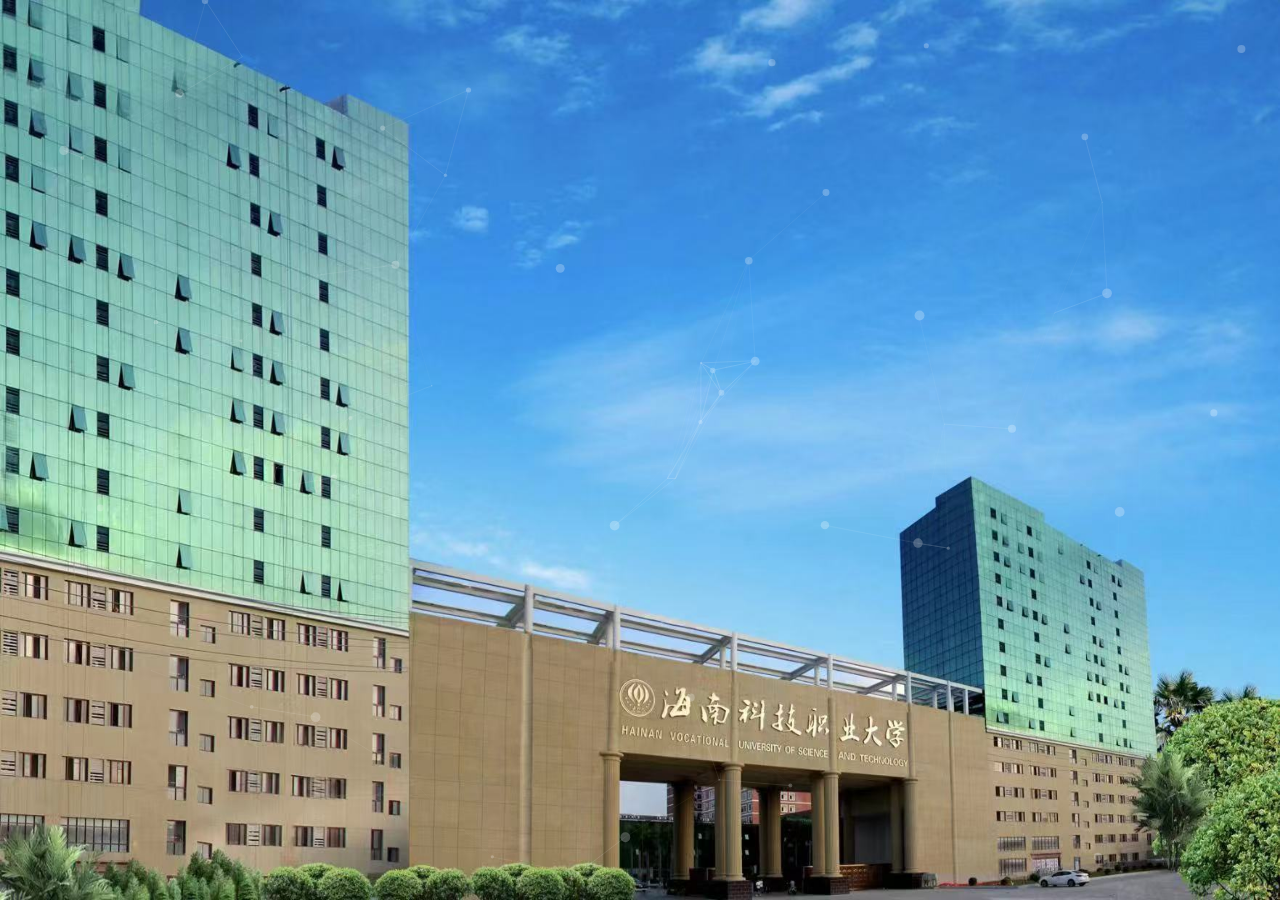
<file: index.html>
﻿
<!DOCTYPE html>
<html>
<head>
<meta http-equiv="Content-Type" content="text/html; charset=utf-8" />
<meta name="viewport" content="initial-scale=1.0, user-scalable=no, width=device-width">
<title>看板登录</title>
<link rel="stylesheet" type="text/css" href="signup/css/reset.css" />
<link rel="stylesheet" type="text/css" href="signup/css/scanboardLogin.css" />
<link rel="stylesheet" type="text/css" href="signup/css/animsition.css" />
<!-- <script type="text/javascript" src="http://api.map.baidu.com/api?v=2.0&ak=5ieMMexWmzB9jivTq6oCRX9j&callback"></script> -->

</head>
<body>
	
	<div class="wp animsition">
		
		<div class="boardLogin">
			<a href="#" class="logo">
				<h3>基于知识图谱可视化的职业本科师资现状及建设实践研究</h3>
			</a>
			<style>
				.prompt p {
					display: none;
				}
			</style>

			<form>
				<div class="inpGroup">
					<span class="loginIco1"></span>
					<input type="text" name="username" placeholder="请输入您的用户名" value="">
				</div>
				<div class="prompt">
					<p class="error">用户名错误或不存在</p >
					<p class="success">登录成功</p >
				</div>
				<div class="inpGroup">
					<span class="loginIco2"></span>
					<input type="password" name="password" placeholder="请输入您的密码" value="">
				</div>
				<a href="#" class="animsition-link submit">登录</a>
			</form>
			<script>
				window.onload = function() {
					// 自动填充用户名和密码
					document.forms[0].elements[0].value = "hnkj";
					document.forms[0].elements[1].value = "pass";
			
					// 为登录按钮添加点击事件
					document.querySelector('.submit').addEventListener('click', function(e) {
						e.preventDefault(); // 阻止表单默认提交行为
			
						var username = document.forms[0].elements[0].value;
						var password = document.forms[0].elements[1].value;
			
						// 检查用户名和密码是否匹配
						if (username === "hnkj" && password === "pass") {
							// 登录成功
							document.querySelector('.prompt .success').style.display = 'block';
							document.querySelector('.prompt .error').style.display = 'none';
							// 这里可以添加跳转到登录成功页面的代码
							window.location.href='./demo.html';
						} else {
							// 登录失败
							document.querySelector('.prompt .success').style.display = 'none';
							document.querySelector('.prompt .error').style.display = 'block';
							document.forms[0].reset();
							location.reload();
						}
					});
				};
			</script>
		</div>
		<!-- 试试地图 -->
		<div class="box">
			<div class="boxnav" id="map" style="height:433px;width:30%;margin-top: 100px;margin-left: 20px;">
	
			</div>
			</div>
		
	</div>

	<div id="particles-js"></div>

</body>

<script type="text/javascript" src="signup/js/jquery.min.js"></script>
<script type="text/javascript" src="signup/js/jquery.animsition.js"></script>
<script src="signup/js/particles.min.js"></script>
<script>
	$(function(){
		$(function(){  
		var map = new BMap.Map("map");    // 创建Map实例  
		// 设置地图中心点为海口市，并设置地图级别  
		map.centerAndZoom(new BMap.Point(110.351076, 20.017223), 12);    
	  
		var size1 = new BMap.Size(10, 50); // 这个变量在后续代码中未使用，可以移除或保留  
		// map.setCurrentCity("北京"); // 这行代码可以移除，因为我们已经将地图中心设置为了海口市  
		map.enableScrollWheelZoom(true);       
	  
		// 设备地图颜色（注意：百度地图API可能不支持直接通过style属性更改地图样式，这里仅为示例）  
		// 实际上，你可能需要使用setMapStyleV2或类似的API来加载自定义样式  
		var mapStyle={style:"midnight"};  
		map.setMapStyle(mapStyle); // 这行代码可能不起作用，具体取决于百度地图API的版本和支持情况  
	  
		var meilanCampus = new BMap.Point(110.414979, 20.049119); // 美兰校区坐标（示例）  
		var yunlongCampus = new BMap.Point(110.461334, 19.857876); // 云龙校区坐标（示例）
		map.centerAndZoom(yunlongCampus, 11);  // 以美兰校区为中心，并设置地图级别
		var myIcon = new BMap.Icon("../013大数据/images/head.jpg", new BMap.Size(45,45));  
		var marker1 = new BMap.Marker(meilanCampus,{icon:myIcon});   
		var marker2 = new BMap.Marker(yunlongCampus,{icon:myIcon});   
	  
		map.addOverlay(marker1);     
		map.addOverlay(marker2);     
	});})
	</script>
<script src="signup/js/app.js"></script>

<script type="text/javascript">
	$(".animsition").animsition({
	    inClass               :   'fade-in',
	    outClass              :   'fade-out',
	    inDuration            :    800,
	    outDuration           :    1000,
	    linkElement           :   '.animsition-link',

	    loading               :    false,
	    loadingParentElement  :   'body',
	    loadingClass          :   'animsition-loading',
	    unSupportCss          : [ 'animation-duration',
	                              '-webkit-animation-duration',
	                              '-o-animation-duration'
	                            ],
	

	    overlay               :   false,
	    
	    overlayClass          :   'animsition-overlay-slide',
	    overlayParentElement  :   'body'
  	});
</script>

</html>
</file>
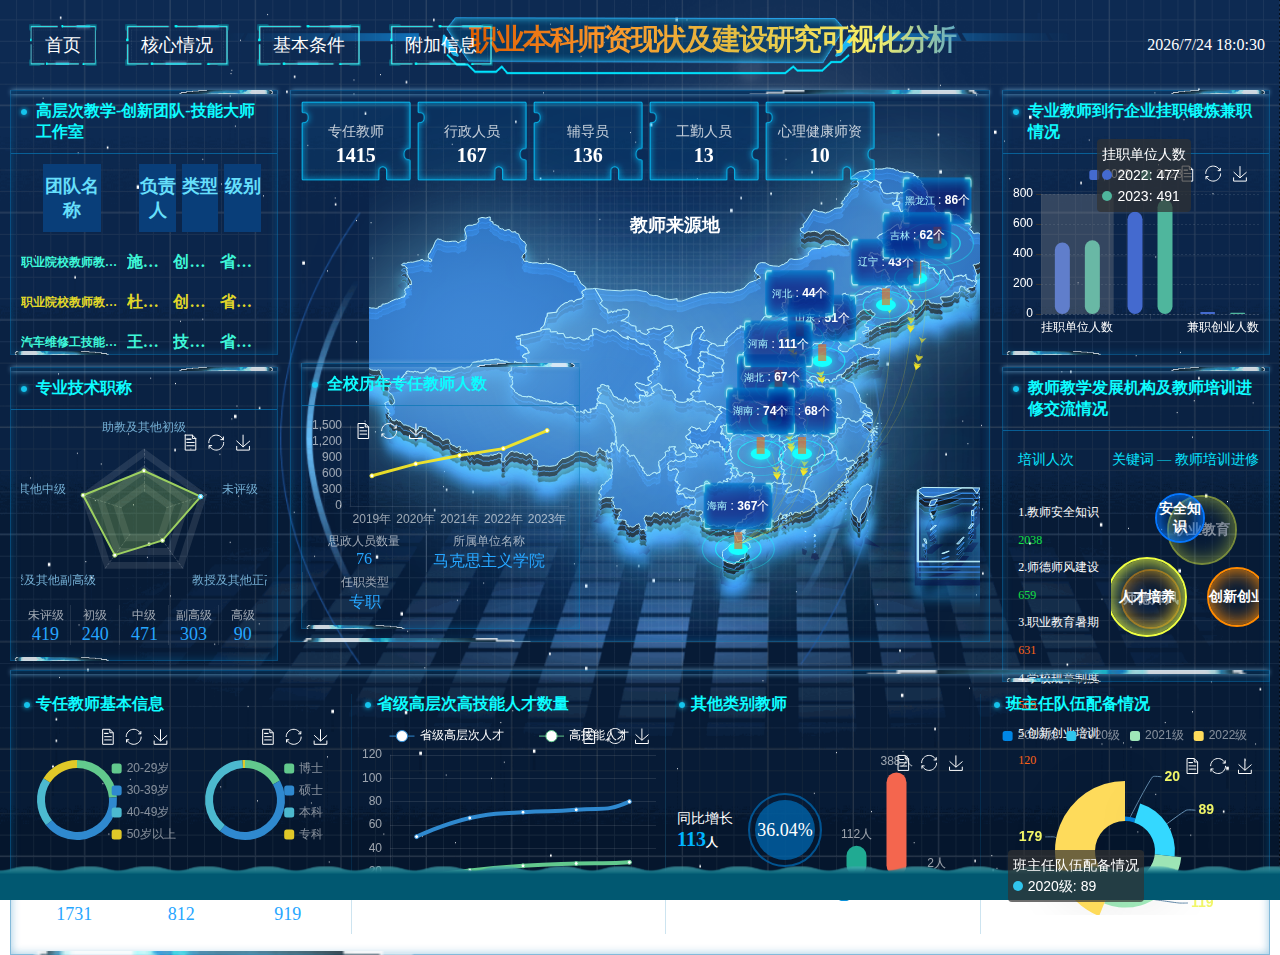
<file: 009平台/index.html>
﻿<!doctype html>
<html>
<head>
<meta charset="utf-8">
<title>职业本科师资现状及建设实践研究</title>
<script type="text/javascript" src="js/jquery.js"></script>
<script type="text/javascript" src="js/echarts.min.js"></script>
<script type="text/javascript" src="js/china.js"></script>
<script type="text/javascript" src="js/map.js"></script>
<script type="text/javascript" src="js/js.js"></script>
<script type="text/javascript" src="js/Bubble.js"></script>
<link rel="stylesheet" href="css/style.css">
<link rel="stylesheet" href="../images/双层波浪动画特效.css">
</head>
<script>
    setInterval(function () {
        NumDynamic('s1', 1, 1000, 1415)
    }, 4000)
    setInterval(function () {
        NumDynamic('s2', 10, 1, 167)
    }, 4000)
    setInterval(function () {
        NumDynamic('s3', 10, 1, 136)
    }, 4000)
    setInterval(function () {
        NumDynamic('s4', 88, 0, 13)
    }, 4000)
    setInterval(function () {
        NumDynamic('s5', 88, 0, 10)
    }, 4000)

    /**
    * 动态数字方法
    * ID    => 对应ID
    * speed => 递增时间间隔,毫秒
    * value => 接入的数字
    */
    function NumDynamic(ID, speed, num, value) {
        var span1 = document.getElementById(ID);
        if (value > 0) {
            var num = num;
            var t = setInterval(function () {
                num++;
                span1.innerText = num;
                if (num >= value) {
                    clearInterval(t);
                }
            }, speed);
        } else {
            span1.innerText = value;
        }
    }
    function NumDynamic2(ID, speed, num, value) {
        var span1 = document.getElementById(ID);
        if (value > 0) {
            var num = num;
            var t = setInterval(function () {
                num = num + 0.01;
                span1.innerText = num.toFixed(2);  /** 保留两位小数*/
                if (num >= value) {
                    clearInterval(t);
                }
            }, speed);
        } else {
            span1.innerText = value;
        }
    }	
</script>

<body>
	<div class="head clearfix">
	<h1 class="pulll_left">职业本科师资现状及建设研究可视化分析</h1>
		<div class="menu menu2 pulll_left">
		<ul>      
			<li><a href="../index.html">首页</a></li>
			<li><a href="../009平台/index.html">核心情况</a></li>
			<li><a href="../012大数据/index.html">基本条件</a></li>
			<li><a href="../013大数据/index.html">附加信息</a></li>
			<!-- <li><a href="https://gitee.com/iGaoWei/big-data-view">标题样式</a></li>
			<li><a href="https://gitee.com/iGaoWei/big-data-view">标题样式</a></li>
			<li><a href="https://gitee.com/iGaoWei/big-data-view">标题样式</a></li>
			 -->
		</ul>
		</div>
		
		<div class="time" id="showTime">2018/6/12 17:00:12</div>
		<script>
var t = null;
    t = setTimeout(time,1000);//開始运行
    function time()
    {
       clearTimeout(t);//清除定时器
       dt = new Date();
		var y=dt.getFullYear();
		var mt=dt.getMonth()+1;
		var day=dt.getDate();
       var h=dt.getHours();//获取时
       var m=dt.getMinutes();//获取分
       var s=dt.getSeconds();//获取秒
       document.getElementById("showTime").innerHTML = y+"/"+mt+"/"+day+" "+h+":"+m+":"+s+"";
       t = setTimeout(time,1000); //设定定时器，循环运行     
    } 

</script>
	</div>
	<div class="mainbox">
	
	<ul class="clearfix nav1">
		<li style="width: 22%">
		<div class="box">
			<div class="tit">高层次教学-创新团队-技能大师工作室</div>
			<div class="boxnav" style="height: 12.5rem;">
		<div class="statusList">
	<ul class="seTable">
		<li>团队名称</li>
		<li>负责人</li>
		<li>类型</li>
		<li>级别</li>
	</ul>
	<div id="orderItems" class="outlineBorder">
		<ul class="rolling rolStyle">
			<li>职业院校教师教学创新团队</li>
			<li>施金妹</li>
			<li>创新团队</li>
			<li>省部级</li>
		</ul>
		<ul class="rolling rolStyle">
			<li>职业院校教师教学创新团队</li>
			<li>杜金风</li>
			<li>创新团队</li>
			<li>省部级</li>
		</ul>
		<ul class="rolling rolStyle">
			<li>汽车维修工技能大师工作室</li>
			<li>王月雷</li>
			<li>技能大师</li>
			<li>省部级</li>
		</ul>
		<ul class="rolling rolStyle">
			<li>物权数字化研究中心</li>
			<li>郑兵</li>
			<li>教学团队</li>
			<li>省部级</li>
		</ul>
		<ul class="rolling rolStyle">
			<li>职业院校教师教学创新团队</li>
			<li>施金妹</li>
			<li>创新团队</li>
			<li>省部级</li>
		</ul>
		<ul class="rolling rolStyle">
			<li>职业院校教师教学创新团队</li>
			<li>杜金风</li>
			<li>创新团队</li>
			<li>省部级</li>
		</ul>
		<ul class="rolling rolStyle">
			<li>汽车维修工技能大师工作室</li>
			<li>王月雷</li>
			<li>技能大师</li>
			<li>省部级</li>
		</ul>
		<ul class="rolling rolStyle">
			<li>物权数字化研究中心</li>
			<li>郑兵</li>
			<li>教学团队</li>
			<li>省部级</li>
		</ul>
	</div>
</div>
			</div>
			</div>
			<div class="box">
			<div class="tit">专业技术职称</div>
			<div class="boxnav" style="height: 250px;">
				<div class="" style="height: 190px" id="echart1"></div>
				<div class="leidanav">
				<ul class="clearfix">
					<li><span>未评级</span><p>419</p></li>
					<li><span>初级</span><p>240</p></li>
					<li><span>中级</span><p>471</p></li>
					<li><span>副高级</span><p>303</p></li>
					<li><span>高级</span><p>90</p></li>
					</ul>
				</div>
			</div>
			</div>
		</li>
		<li style="width: 56%">
		
		<div class="box">
			<div class="boxnav mapc" style="height: 550px; position: relative">
				<div class="mapnav">
				<ul>
					<li><div><span>专任教师</span><p  id=s1>1415</p></div></li>
					<li><div><span>行政人员</span><p id=s2>167</p></div></li>
					<li><div><span>辅导员</span><p id=s3>136</p></div></li>
					<li><div><span>工勤人员</span><p id=s4>13</p></div></li>
					<li><div><span>心理健康师资</span><p id=s5>10</p></div></li>
					</ul>
				</div>
				<div class="mapnav2">
				
				<div class="box">
			<div class="tit">全校历年专任教师人数</div>
			<div class="boxnav" style="height: 130px;" id="sysx">
				
				
				</div>
					<div class="leidanav leidanav3" style="margin-bottom: 15px;">
				<ul class="clearfix kswl">
					<li><span>思政人员数量</span><p>76</p></li>
					<li><span>所属单位名称</span><p>马克思主义学院</p></li>
					<!-- <li><span>年份</span><p>2023</p></li> -->
					<li><span>任职类型</span><p>专职</p></li>
					</ul>
				</div>
					
					</div>
				</div>
			<div class="map" id="map"></div>
				
				<script>
				$(".mapbtn a").hover(function(){
					var ind=$(this).index()
					$(".mapnav ul").eq(ind).show().siblings().hide()
				})
				</script>
			</div>
			</div>
		
		</li>
		<li style="width: 22%">
		
		<div class="box">
			<div class="tit">专业教师到行企业挂职锻炼兼职情况</div>
			<div class="boxnav" id="echart3" style="height: 12.5rem;">
			
			</div>
			</div>
			<div class="box">
			<div class="tit">教师教学发展机构及教师培训进修交流情况</div>
			<div class="boxnav" style="height: 250px;">
				<div style="height: 200px; float: left; width: 40%; padding: 0 5px;">
				<div class="tit02 text-b">培训人次</div>
					<div class="huati">
					<ul>
						<li>1.教师安全知识  <span class="text-s">2038</span></li>
						<li>2.师德师风建设     <span class="text-s">659</span></li>
						<li>3.职业教育暑期   <span class="text-d">631</span></li>
						<li>4.学校规章制度   <span class="text-d">509</span></li>
						<li>5.创新创业培训      <span class="text-d">120</span></li>
						</ul>
					</div>
				</div>
			
			<div style="height: 200px; float: left; width: 60%">
				
<div class="text-b tit02" style="text-align: center;">关键词 — 教师培训进修</div>
    <div class="tagcloud">
      <!-- bo大小 co颜色 -->
      <a class="b01 co01" href="">安全知识</a>
      <a class="b02 co02" href="">人才培养</a>
      <a class="b03 co05" href="">创新创业</a>
      <a class="b04 co02" href="">职业教育</a>
      <a class="b03 co05" href="">师德师风</a>
    </div>
<script type="text/javascript">
    /*3D标签云*/
    tagcloud({
        selector: ".tagcloud",  //元素选择器
        fontsize: 6,       //基本字体大小, 单位px
        radius: 40,         //滚动半径, 单位px 页面宽度和高度的五分之一
        mspeed: "slow",   //滚动最大速度, 取值: slow, normal(默认), fast
        ispeed: "slow",   //滚动初速度, 取值: slow, normal(默认), fast
        direction: 0,     //初始滚动方向, 取值角度(顺时针360): 0对应top, 90对应left, 135对应right-bottom(默认)...
        keep: false          //鼠标移出组件后是否继续随鼠标滚动, 取值: false, true(默认) 对应 减速至初速度滚动, 随鼠标滚动
    });
</script>
				</div>
			</div>
			</div>
		
		</li>
		</ul>
		
		<div class="box" style="padding: 20px 0;">
		<ul class="clearfix nav2 ">
		<li style="width:27%"><div class="tit01">专任教师基本信息</div>
			<div class="" id="">
			<div style="float: left; width: 50%; height: 170px" id="fb01"></div>
			<div style="float: left; width: 50%; height: 170px"  id="fb02"></div>
				
			</div>
			<div class="leidanav leidanav2">
				<ul class="clearfix">
					<li><span>教职工总人数</span><p>1731</p></li>
					<li><span>男性</span><p>812</p></li>
					<li><span>女性</span><p>919</p></li>
		
					</ul>
				</div>
			</li>
		<li style="width:25%"><div class="tit01">省级高层次高技能人才数量</div>
			<div class="ftechart" id="echart4"></div>
			</li>
		<li style="width:25%"><div class="tit01">其他类别教师</div>
			<div class="" style="height:100%;display: flex; align-items: center;">
			<div style="float: left; width: 50%; height: 100%" class="wancheng">
				<div><span>同比增长</span>
				<h3>113<i>人</i></h3></div>
				<div class="yuan">
				<span>36.04%</span>
				</div>
				</div>
			<div style="float: left; width: 50%; height: 66%" id="myd1"></div>

			
				
			</div>
			
			</li>
		<li style="width:23%"><div class="tit01">班主任队伍配备情况</div>
			
			<div class="" id="">
			<div style="float: left; width: 99.9%; height: 200px" id="fb03"></div>
			<div style="float: left; width: 0%; height: 200px"  id="fb04"></div>
				
			</div>
			
			</li>
		</ul>
		</div>
		
		
	</div>
	<div class="sea">
        <div class="wave"></div>
        <div class="wave"></div>
    </div>
</body>
</html>
</file>
<file: signup/css/scanboardLogin.css>
html,body{
	height: 100%;
	overflow: hidden;
}
body{
	background: url(../images/3.jpg) no-repeat;
	background-size: 100% 100%;
}
/* body{
	background: url(../../images/最终背景.gif) no-repeat;
	background-size: 100% 100%;
  } */
input:-webkit-autofill,
textarea:-webkit-autofill,
select:-webkit-autofill {
        -webkit-box-shadow: 0 0 0 1000px transparent inset;
        background-color: none;
}
.wp{
	height: 100%;
	/* background: url(../images/bgImg.png) no-repeat center 0;
	background-size: auto 100%; */
	position: relative;
	z-index: 2;
}
#particles-js{
	position: absolute;
	top: 0;
	left: 0%;
	width: 100%;
	height: 100%;
	z-index: 1;
	opacity: 0.5;
}
.boardLogin{
	width: 20%;
	min-width: 200px;
	margin: 0 auto;
	position: relative;
	top: 50%;
	-webkit-transform: translateY(-50%);
	-moz-transform: translateY(-50%);
	-ms-transform: translateY(-50%);
	-o-transform: translateY(-50%);
	transform: translateY(-50%);
}
.boardLogin .logo{
	width: 150%;
	left:-28%;
	display: block;
	position: relative;
	margin-bottom: 40px;
	padding: 0 2%;
	font-size: 36px;
	text-align: center;
	/* background: url(../images/new/main_middle.png) no-repeat ;
    background-size: 100% 100% */
}


.boardLogin .logo img{
	width: 100%;
	max-width: 326px;
}

.boardLogin .inpGroup{
	height: 20px;
	padding: 14px 24px 14px 52px;
	background: #2a658a;
	background: rgba(255,255,255,0.1);
	border-radius: 24px;
	position: relative;
}
.boardLogin .inpGroup span{
	display: block;
	width: 20px;
	height: 20px;
	position: absolute;
	top: 14px;
	left: 24px;
}
.boardLogin .inpGroup span.loginIco1{
	background: url(../images/s_ico6.png);
}
.boardLogin .inpGroup span.loginIco2{
	background: url(../images/s_ico7.png);
}
.boardLogin .inpGroup input{
	display: block;
	width: 100%;
	height: 20px;
	font-weight: bold;
	line-height: 20px;
	color: rgb(155, 9, 9);
}
.boardLogin .inpGroup input:-moz-placeholder { /* Mozilla Firefox 4 to 18 */
    color: #fff; opacity:1; 
}

.boardLogin .inpGroup input::-moz-placeholder { /* Mozilla Firefox 19+ */
    color: #fff;opacity:1;
}

.boardLogin .inpGroup input:-ms-input-placeholder{
    color: #fff;opacity:1;
}

.boardLogin .inpGroup input::-webkit-input-placeholder{
    color: #fff;opacity:1;
}
.boardLogin .prompt{
	min-height: 20px;
	padding: 5px 24px 10px 24px;
}
.boardLogin p{
	line-height: 16px;
	font-size: 12px;
	display: none;
	
}
/* a.logo{
	color: rgb(12, 33, 151);
	font-weight: bolder;
	font-size: 100%;
} */

h3 {
	opacity: 1;
	font-weight: bolder;
	font-size: 100%;
	background-image:
	linear-gradient(90deg,
  
	rgb(105, 248, 136),
	rgb(12, 75, 158),
	rgb(222, 92, 0),
	rgb(41, 219, 250),
	rgb(8, 69, 131),
	rgb(0, 128, 255),
	rgb(2, 95, 41),
	rgb(250, 149, 41),
	rgb(0, 128, 255),
	rgb(222, 92, 0));
	
	background-clip: text;
	-webkit-background-clip: text;
  
	-webkit-text-fill-color: transparent;
  
	background-size: 200%;
	animation: change 5s linear infinite;
  }
  
  @keyframes change {
	0% {
		background-position: 0%;
	}
  
	100% {
		background-position: 200%;
	}
  }

.boardLogin p.error{
	color: #f60;
}
.boardLogin p.success{
	color: #449d44;
}
.boardLogin .submit{
	width: 100%;
	background: #01d1f2;
	box-sizing: border-box;
	display: block;
	height: 40px;
	line-height: 38px;
	font-size: 18px;
	font-weight: bold;
	text-align: center;
	border: 1px solid #01d1f2;
	border-radius: 20px;
	color: #f1cf35f5;
	cursor: pointer;
	-webkit-transition: 0.3s ease-in-out;
	-moz-transition: 0.3s ease-in-out;
	-ms-transition: 0.3s ease-in-out;
	-o-transition: 0.3s ease-in-out;
	transition: 0.3s ease-in-out;
}
.boardLogin .submit:hover{
	background: #ffffff;
	-webkit-transition: 0.3s ease-in-out;
	-moz-transition: 0.3s ease-in-out;
	-ms-transition: 0.3s ease-in-out;
	-o-transition: 0.3s ease-in-out;
	transition: 0.3s ease-in-out;
}


@media screen and (max-width: 1919px) and (min-width: 1680px){
	.boardLogin .logo{
		margin-bottom: 38px;
	}
	.boardLogin .inpGroup{
		padding: 12px 22px 12px 50px;
		border-radius: 22px;
	}
	.boardLogin .inpGroup span{
		width: 20px;
		height: 20px;
		top: 12px;
		left: 22px;
	}
	.boardLogin .prompt{
		min-height: 20px;
		padding: 5px 22px 10px 22px;
	}
	.boardLogin p{
		line-height: 16px;
		
	}
	.boardLogin .submit{
		height: 38px;
		line-height: 36px;
		border-radius: 20px;
	}
}

@media screen and (max-width: 1679px) and (min-width: 1440px){
	.boardLogin .logo{
		margin-bottom: 34px;
	}
	.boardLogin .inpGroup{
		padding: 8px 18px 8px 48px;
		border-radius: 18px;
	}
	.boardLogin .inpGroup span{
		width: 18px;
		height: 18px;
		top: 8px;
		left: 18px;
	}
	.boardLogin .inpGroup span.loginIco1{
		background: url(../images/s_ico6.png);
		background-size: 100% 100%;
	}
	.boardLogin .inpGroup span.loginIco2{
		background: url(../images/s_ico7.png);
		background-size: 100% 100%;
	}
	.boardLogin .prompt{
		min-height: 20px;
		padding: 5px 18px 10px 18px;
	}
	.boardLogin p{
		line-height: 16px;
		
	}
	.boardLogin .submit{
		height: 36px;
		line-height: 34px;
		border-radius: 18px;
	}
}

@media screen and (max-width: 1439px){
	.boardLogin .logo{
		margin-bottom: 30px;
	}
	.boardLogin .inpGroup{
		padding: 6px 16px 6px 46px;
		border-radius: 16px;
	}
	.boardLogin .inpGroup span{
		width: 18px;
		height: 18px;
		top: 6px;
		left: 16px;
	}
	.boardLogin .inpGroup span.loginIco1{
		background: url(../images/s_ico6.png);
		background-size: 100% 100%;
	}
	.boardLogin .inpGroup span.loginIco2{
		background: url(../images/s_ico7.png);
		background-size: 100% 100%;
	}
	.boardLogin .prompt{
		min-height: 20px;
		padding: 2px 16px 6px 16px;
	}
	.boardLogin p{
		line-height: 16px;
		
	}
	.boardLogin .submit{
		height: 32px;
		line-height: 30px;
		border-radius: 16px;
	}
}
</file>
<file: 009平台/css/style.css>
@charset "utf-8";
/* CSS Document */
*{
	-webkit-box-sizing: border-box;
	-moz-box-sizing: border-box;
	box-sizing: border-box}
*,body{padding:0px;	margin:0px;font-family: "微软雅黑";}
body{color:#fff;font-size: 16px; background: #033c76;
    background: -webkit-radial-gradient(50% 35%, farthest-corner,#034f8e,#034987,#02366d,#002353);
    background: radial-gradient(50% 35%, farthest-corner,#034f8e,#034987,#02366d,#002353);
}
html,body{height: 100%;}
li{ list-style-type:none;}
table{}
i{ margin:0px; padding:0px; text-indent:0px;}
img{ border:none; max-width: 100%;}
a{ text-decoration:none; color:#fff;}
a.active,a:focus{ outline:none!important; text-decoration:none;}
ol,ul,p,h1,h2,h3,h4,h5,h6{ padding:0; margin:0}
a:hover{ color:#06c; text-decoration: none!important}
.clearfix:after, .clearfix:before {display: table;content: " "}
 .clearfix:after {clear: both}
.pulll_left{float:left;}
.pulll_right{float:right;}
i{font-style: normal;}
.text-w{color: #ffe400}
.text-d{color: #ff6316}
.text-s{color: #14e144}
.text-b{color: #07e5ff}
body{
	background: url(../../images/最终背景.gif) no-repeat;
	background-size: 100% 100%;
  }
.head.clearfix{
	background: url(../../images/headBg.png) no-repeat;
	position: relative;
	background-size: 100% 100%;
  }
h1.pulll_left{
	  position: absolute;
	  top:-6.6%;
	  left: 36.3%;
	  opacity: 1;
  background-image: linear-gradient(90deg, #de5c00, #fa9529, #e4bf43, #f8f169, #0080ff, #f8f169, #e4bf43, #fa9529, #de5c00);
  background-clip: text;
  -webkit-background-clip: text;
  -webkit-text-fill-color: transparent;
  background-size: 200%;
  animation: change 2s linear infinite;
}
@keyframes change {
	0% {
	  background-position: 0%;
	}
	100% {
	  background-position: 200%;
	}
}

.nav1{height: 580px;}

.head{position: relative; height: 90px; margin: 0 15px; padding-right: 60px;}
.head h1{  font-size: 28.8px; letter-spacing: -2px; text-align: center; line-height: 90px; padding-right: 55px; color: #daf9ff;}
.head .menu{}
.head .menu ul{ font-size: 0;}
ul .kswl li{width:124.5px}
ul .kswl li p{font-size:16.2345px}
.head .menu li{ display: inline-block; position: relative;margin: 25px 15px;;
	background: url('../../images/gif/动态边框.gif') no-repeat; 
	background-size: 100% 100%;}
.head .menu li a{ display: block; font-size: 18px; color: #fff; line-height: 40px; padding: 0 15px; }
.head .time{position: absolute; right: 0; line-height: 90px;}

.menu li:before,
.menu li:after{ position:absolute; width:10px; height:5px;opacity: .4; content: "";  border-top: 2px solid #02a6b5; top: -1px;border-radius: 2px;}
.menu li:before,.menu li a:before{border-left: 2px solid #02a6b5;left: -1px;}
.menu li:after,.menu li a:after{border-right: 2px solid #02a6b5; right: -1px;}
.menu li a{ position:relative;}
.menu li a:before,
.menu li a:after{ position:absolute; width:10px; height:5px; opacity: .4;  content: "";border-bottom: 2px solid #02a6b5; bottom:-1px;border-radius: 2px;}

.head .menu li a:hover{ color: #f4e925;}
.menu li a:hover:before,
.menu li a:hover:after,
.menu li:hover:before,
.menu li:hover:after{border-color:  #f4e925; opacity: 1;}

.mainbox{padding: 0px 10px;}
.nav1{margin-left: -6px; margin-right:-6px;}
.nav1>li{padding:0 6px; float: left;}

.box{	
	border:1px solid rgba(7,118,181,.5);
	 box-shadow:inset 0 0 10px rgba(7,118,181,.4);
	  margin-bottom: 12px; position: relative;}
.tit{ padding: 10px 10px 10px 25px;border-bottom:1px solid rgba(7,118,181,.7);font-size: 16px; font-weight: 500; position: relative;}
.tit:before,.tit01:before{position: absolute; content: ""; width: 6px; height: 6px; background: rgba(22,214,255,.9);box-shadow: 0 0 5px rgba(22,214,255,.9); border-radius: 10px; left: 10px; top: 18px;}

.box:before{ width: 100%; height: 4px; content: ""; position: absolute; left: 0; bottom:-1px; background: url(../../images/gif/流光2.gif)no-repeat;background-size: cover; box-shadow: 0 0 5px rgba(131,189,227,1); opacity: 0.8}
.box:after {  
    width: 100%;  
    height: 4px;  
    content: "";  
    position: absolute;  
    left: 0;  
    bottom: -1px;  
    background: url(../../images/gif/流光2.gif) no-repeat;  
    background-size: cover;  
    opacity: 0.8;  
    transform: scaleX(-1);  /* 添加这一行来水平翻转GIF图 */  
    /* 确保伪元素不会影响布局，可能需要设置其他属性 */  
    -webkit-transform: scaleX(-1);  /* 针对旧版WebKit浏览器 */  
}
.box:before{top: -1px;}


  

.boxnav{padding: 10px;}
.nav2{}
.nav2>li:first-child{border:none;}
.nav2>li{float: left;border-left:1px solid rgba(7,118,181,.2); height:240px; padding: 0 10px 10px 10px;}
.tit01{font-size: 16px; font-weight: 500; position: relative; padding-left: 15px;}
.tit01:before{ left: 3px; top: 8px;}

.ftechart{height: 200px;;}



.table1 th{ border-bottom: 1px solid #407abd; font-size: 14px; text-align: center; padding: 6px 0; color: rgba(255,255,255,.8)}
.table1 td{ border-bottom: 1px dotted#407abd;font-size: 12px; padding:6px 0;text-align: center; color: rgba(255,255,255,.6)}
.table1 tr:last-child td{border: none;}
.mapc{background: url(../images/bg3.png) no-repeat center center; background-size: 100% 100%}
.map{position: relative; height: 100%; padding-left: 10%;}
.map img{}
.mapnav{position: absolute;z-index: 10;}
.mapnav div{ background: url(../images/bg1.png) no-repeat; background-size:100% auto;  width: 110px;text-align: center; padding: 20px 0; line-height: 120%;}
.mapnav div span{font-size: 14px; opacity: .75}
.mapnav div p{font-size: 20px; font-weight: bold; padding-top: 5px;}
.mapnav li{float: left; margin-right: 6px;}


.leidanav{margin-top: -5px;}
.leidanav li{float: left; width: 20%; text-align: center; border-left: 1px solid rgba(255,255,255,.1)}
.leidanav2 li{ width: 33.3333%}
.leidanav3 li{ width: 25%}
.leidanav li:first-child{border-left: none;}
.leidanav span{font-size: 12px; opacity: .6}

.leidanav p{font-size: 18px; color: #26a6ff }
.mapnav2{ position: absolute; left: 10px; bottom:0px; width: 40%; z-index: 10;}
.mapnav2 .box{}
.ybp{width: 100%}
.ybp li{float: left; width: 50%; height: 120px; }
.duibi li{float: left; width: 25%; height: 200px; padding: 0; border: none;}

.btn{ position: absolute;  border-radius:2px; padding:4px 20px; opacity: .8;}
.btn1{border: 1px solid rgba(255,255,255,.5); background: #388665; left:35%; top: 30%;}
.btn2{ border: 1px solid rgba(255,255,255,.5); background: #297cc7;right:32%; top: 60%;}
.btn:hover{color: #fff; opacity:1;}
.btn1:before,.btn2:before{position: absolute; content: ''; width: 50px; height: 1px; background: #fff;}
.btn1:before{ transform: rotate(30deg); right: -65%; top: 100%}
.btn2:before{ transform: rotate(30deg); left: -65%; top: -10%}
.tit02{font-size: 14px; padding: 10px 0;}

.tit{color: #0EFCFF;font-weight: bold;}
.tit01{color: #0EFCFF;font-weight: bold;}
.tagcloud { width:100%; height:90%!important; overflow: hidden;
  position: relative;

}
.tagcloud a {
  display: block;
  border-radius: 50%;
  color: #fff;
  font-weight: bold;
  font-size: 14px;
  text-decoration: none;
  text-align: center;
	display: flex; align-items: center; justify-content: center;
  
}

.b01{
    width: 50px;
    height: 50px;
}
.b02{
    width: 80px;
    height: 80px;
}
.b03{
    width: 60px;
    height: 60px;

}
.b04{
    width: 70px;
    height: 70px;

}
.co01{  border: 2px solid rgba(5,118,254,1);   box-shadow: inset 0 0 20px rgba(5,118,254,1);}
.co02{border: 2px solid rgba(238,255,65,1);   box-shadow: inset 0 0 20px rgba(238,255,65,1);}
.co03{border: 2px solid rgba(26,121,181,1);   box-shadow: inset 0 0 20px rgba(26,121,181,1);}
.co04{border: 2px solid rgba(1,187,181,1);   box-shadow: inset 0 0 20px rgba(1,187,181,1);}
.co05{border: 2px solid rgba(255,138,0,1);   box-shadow: inset 0 0 20px rgba(255,138,0,1);}

.huati{ padding-top: 20px;}
.huati li{ font-size: 12px; line-height: 230%;}

.wancheng{display: flex; align-items: center; justify-content: center;}
.wancheng span{font-size: 14px; color: #fff;}
.wancheng h3{font-size: 20px; color:#00b4ff;}
.wancheng h3 i{font-size: 12px; color:#fff;}
.yuan{padding:5px;border-radius: 100%; margin-left: 15px; border: 2px solid rgba(0,99,169,.8);}
.yuan span{width: 60px; height: 60px; border-radius: 100%; background: rgba(0,99,169,.8); display: flex; align-items: center; justify-content: center; font-size: 18px;}


/* 表格滚动 */
.statusList {
	width: 100%;
	margin: 0 auto;
	margin-top: 0px;
}
.statusList .seTable {
	width: 100%;
	padding-bottom: 0px;
	overflow:  hidden;
	display:  flex;
}
.statusList .seTable li {
	float: left;
	width: 25%;
	font-size: 18px;
	font-weight: bold;
	color: #66dffb;
	background: #093e79;
	padding: 10px 0;
	margin-right: 6px;
	text-align:  center;
}
.statusList .seTable .outlineBorder {
	font-size: 14px;
}
.statusList .outlineBorder ul {
	height: 40px;
}
.statusList .outlineBorder ul:nth-child(odd) {
	color: #3ef7d8;
	font-weight: bold;
}
.statusList .outlineBorder ul:nth-child(even) {
	color: #f7e926ee;
	font-weight: bold;

}
.statusList .outlineBorder ul li {
	float: left;
	width: 19%;
	height: 40px;
	line-height: 40px;
	padding: 10px 0;
	text-align: center;
	overflow: hidden;
	white-space: nowrap;
	text-overflow: ellipsis;
}
.statusList .seTable li:first-child {
    width: 40%;
    margin-right: 38px;
    margin-left: 22px;

	/* 标题第一列的相关设置,也可以修改first以换列单独设置 */
}

.statusList .outlineBorder ul li:first-child {
	font-size: 12px!important;    
    width: 43%;

	/* 表格内容第一列的相关设置,也可以修改first以换列单独设置 */
}


/* 无缝滚动  */
@-webkit-keyframes scrollText1 {
	0%{
		-webkit-transform: translateY(0px);
	}
	20%{
		-webkit-transform: translateY(-40px);
	}
	40%{
		-webkit-transform: translateY(-80px);
	}
	60%{
		-webkit-transform: translateY(-120px);
	}
	80%{
		-webkit-transform: translateY(-160px);
	}
	100%{
		-webkit-transform: translateY(-200px);
	}
}

@keyframes scrollText1 {
	0%{
		transform: translateY(0px);
	}
	20%{
		transform: translateY(-40px);
	}
	40%{
		transform: translateY(-80px);
	}
	60%{
		transform: translateY(-120px);
	}
	80%{
		transform: translateY(-160px);
	}
	100%{
		transform: translateY(-200px);
	}
}
.outlineBorder {
	position: relative;
	width: 100%;
	overflow: hidden;
	height: 140px;
}
.rolling {
	top: 0px;
	-webkit-animation:scrollText1 10s infinite  cubic-bezier(1, 0, 0.5, 0);
	animation:scrollText1 10s infinite  cubic-bezier(1, 0, 0.5, 0);
}
.outlineBorder:hover  .rolling {
	animation-play-state:paused;
	-webkit-animation-play-state:paused;
}
</file>
<file: images/双层波浪动画特效.css>
*{
    /* 初始化 */
    margin: 0;
    padding: 0;
}
body{
    /* 100%窗口高度 */
    height: 100vh;
    /* 径向渐变背景 ellipse表示椭圆 */
    /* 溢出隐藏 */
    overflow: hidden;
}
/* 海平面 */
.sea{
    width: 100%;
    height: 3%;
    background-color: #015871;
    /* 绝对定位 底部 */
    position: absolute;
    left: 0;
    bottom: 0;
}
.wave{
    /* 这里的背景用的是svg文件，这个文件我事先在PS里做好并导出 */
    background: url("./svg/wave.svg") repeat-x;
    width: 6400px;
    height: 0.4583rem;
    /* 绝对定位 */
    position: absolute;
    top: -0.4583rem;
    /* 执行波动动画：动画名 时长 贝塞尔曲线 无限次播放 */
    animation: wave 20s cubic-bezier(0.36,0.45,0.63,0.53) infinite;
}
.wave:nth-child(2){
    top: -0.4063rem;
    /* 执行波动+上下浮动动画 */
    animation: wave 20s cubic-bezier(0.36,0.45,0.63,0.53) infinite,swell 7s ease infinite;
    animation-delay: -0.2s;
}

/* 定义动画 */
/* 波动动画 */
@keyframes wave {
    0%{
        margin-left: 0;
    }
    100%{
        margin-left: -1600px;
    }
}
/* 上下浮动动画 */
@keyframes swell {
    0%,100%{
        transform: translate(0,-4px);
    }
    50%{
        transform: translate(0,15px);
    }
}
</file>
